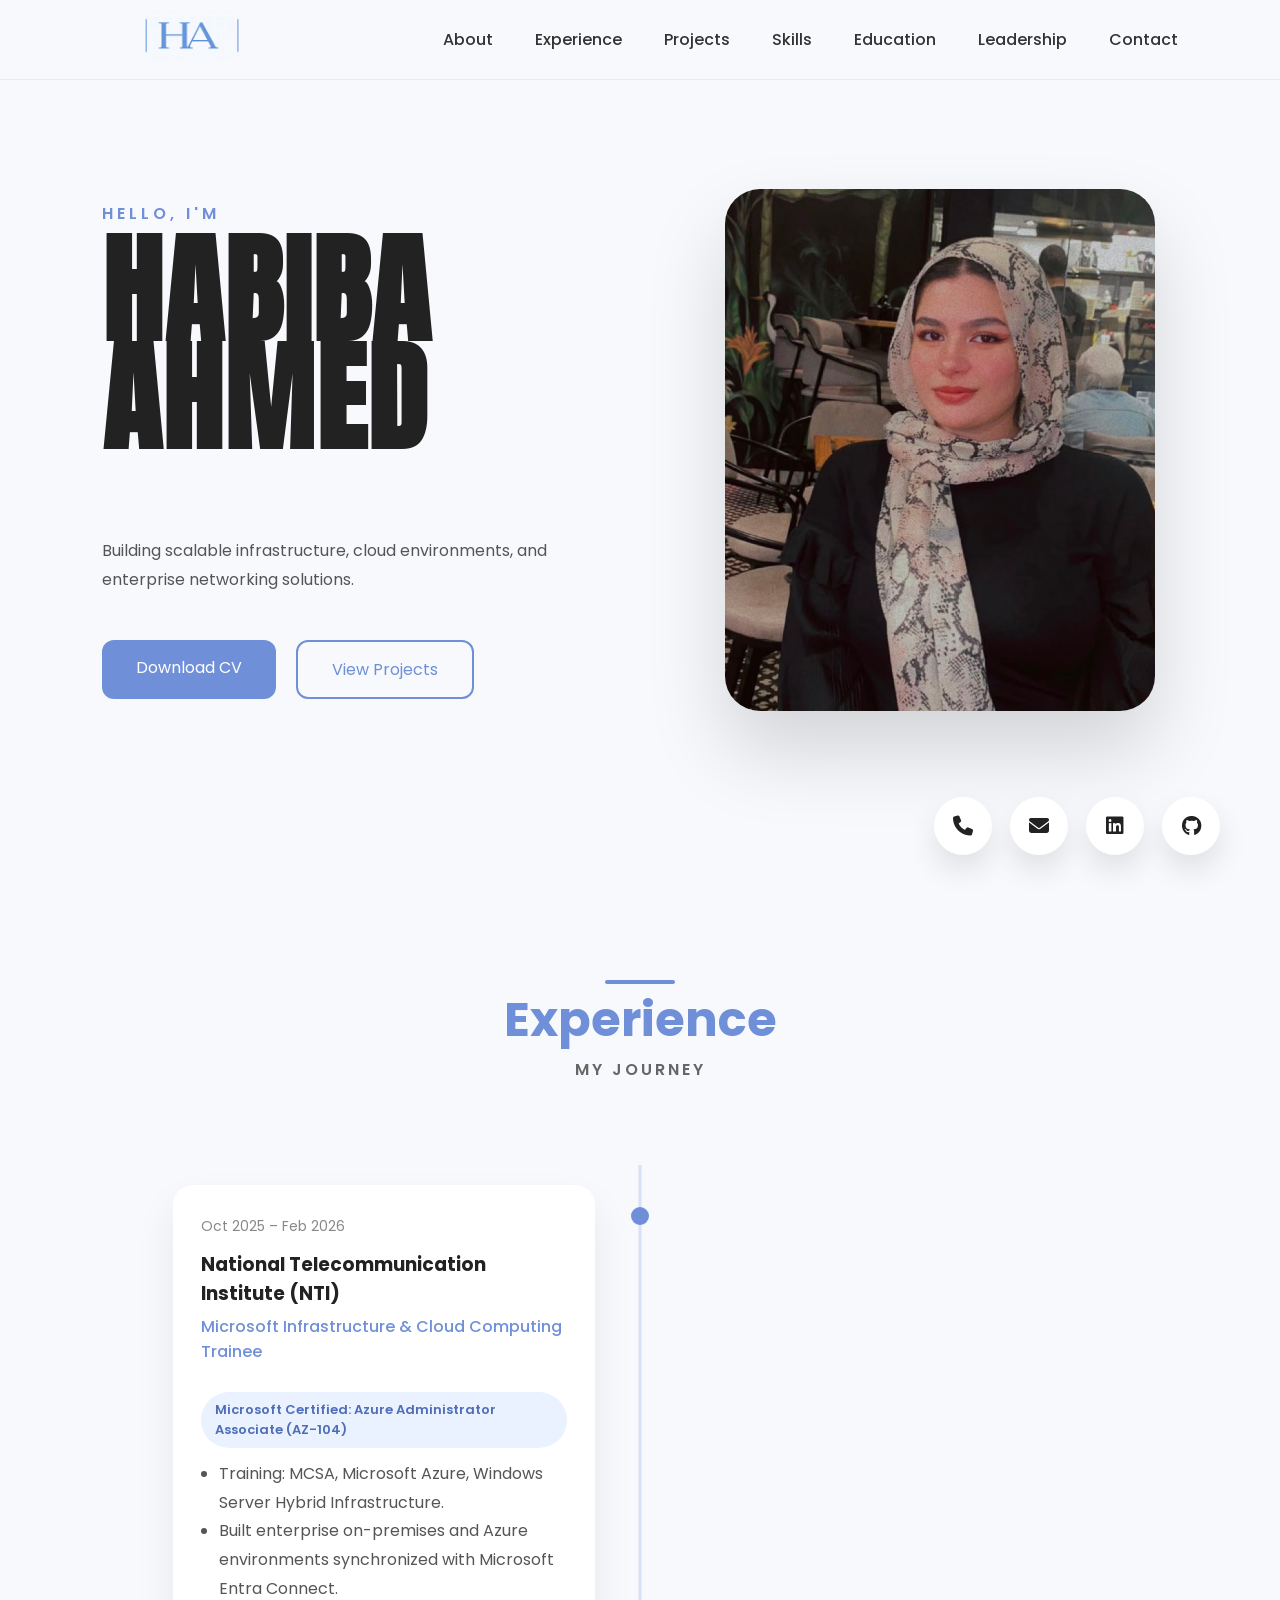
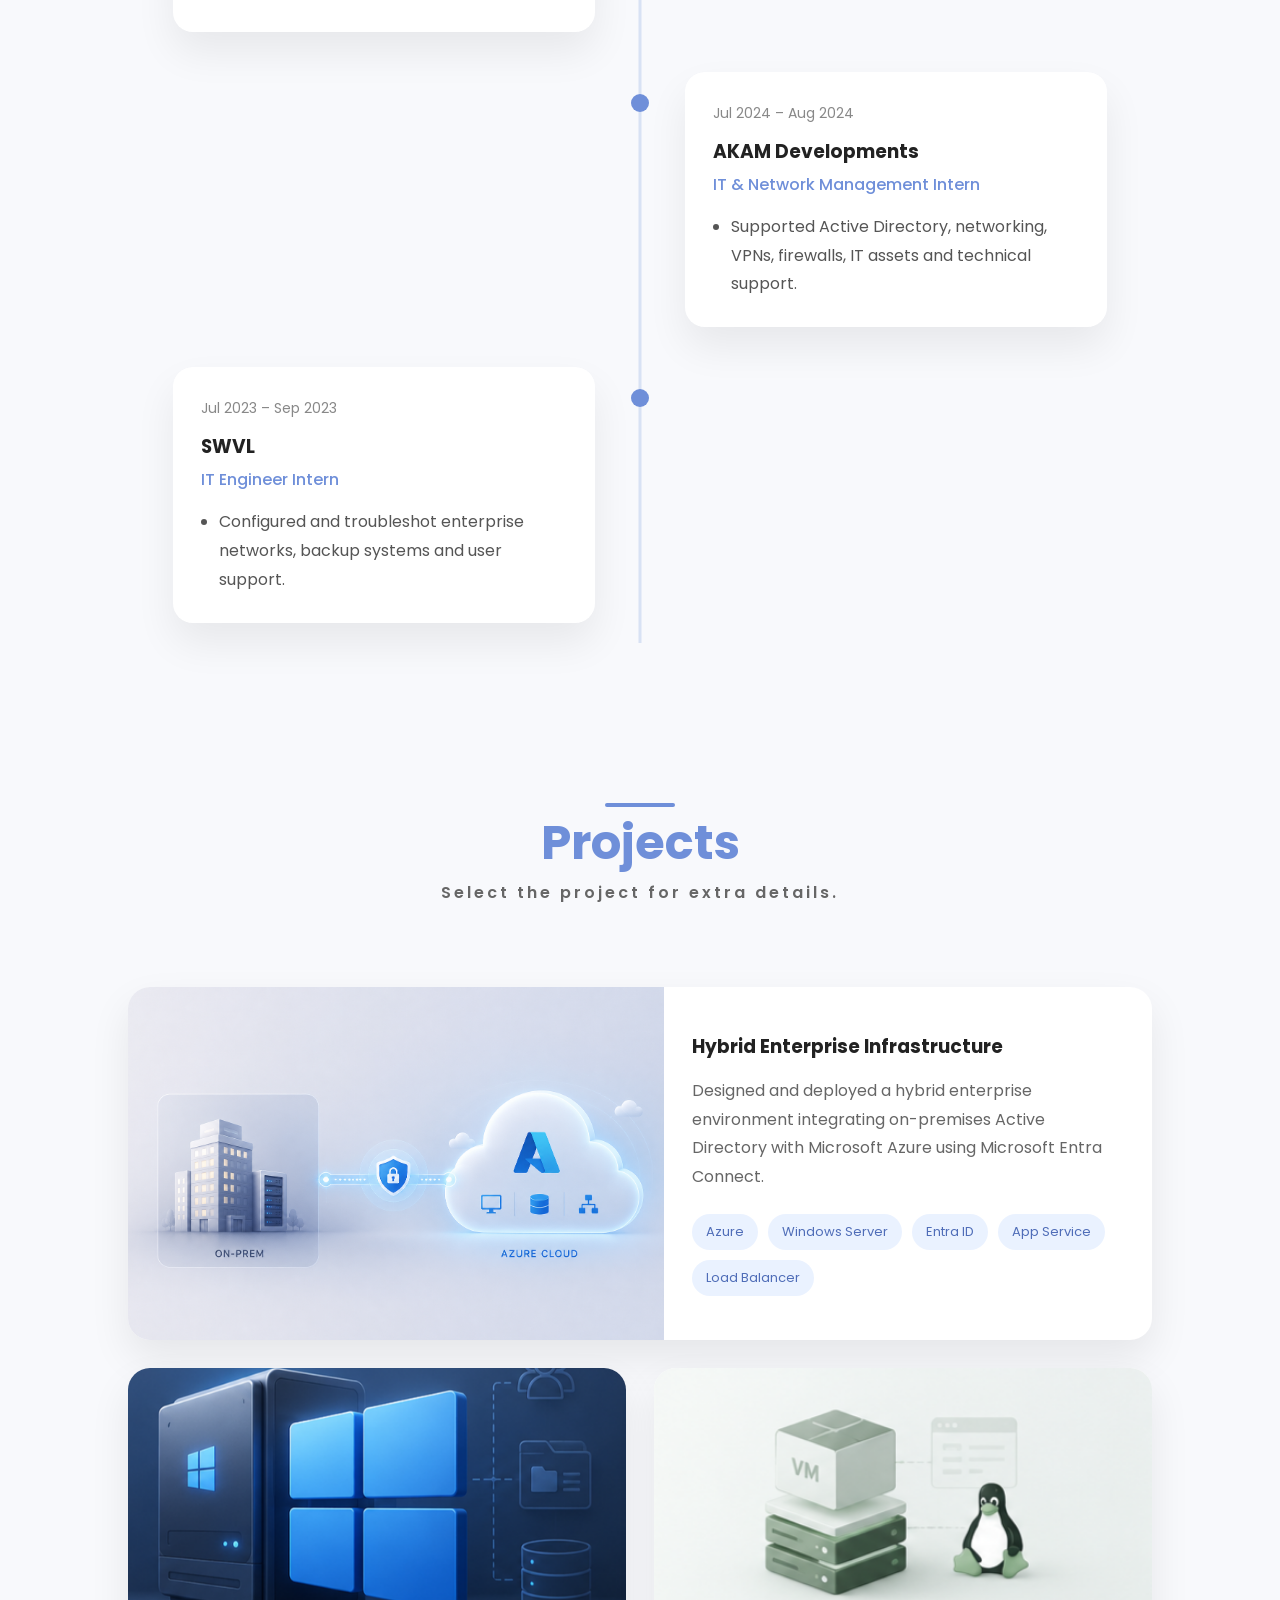
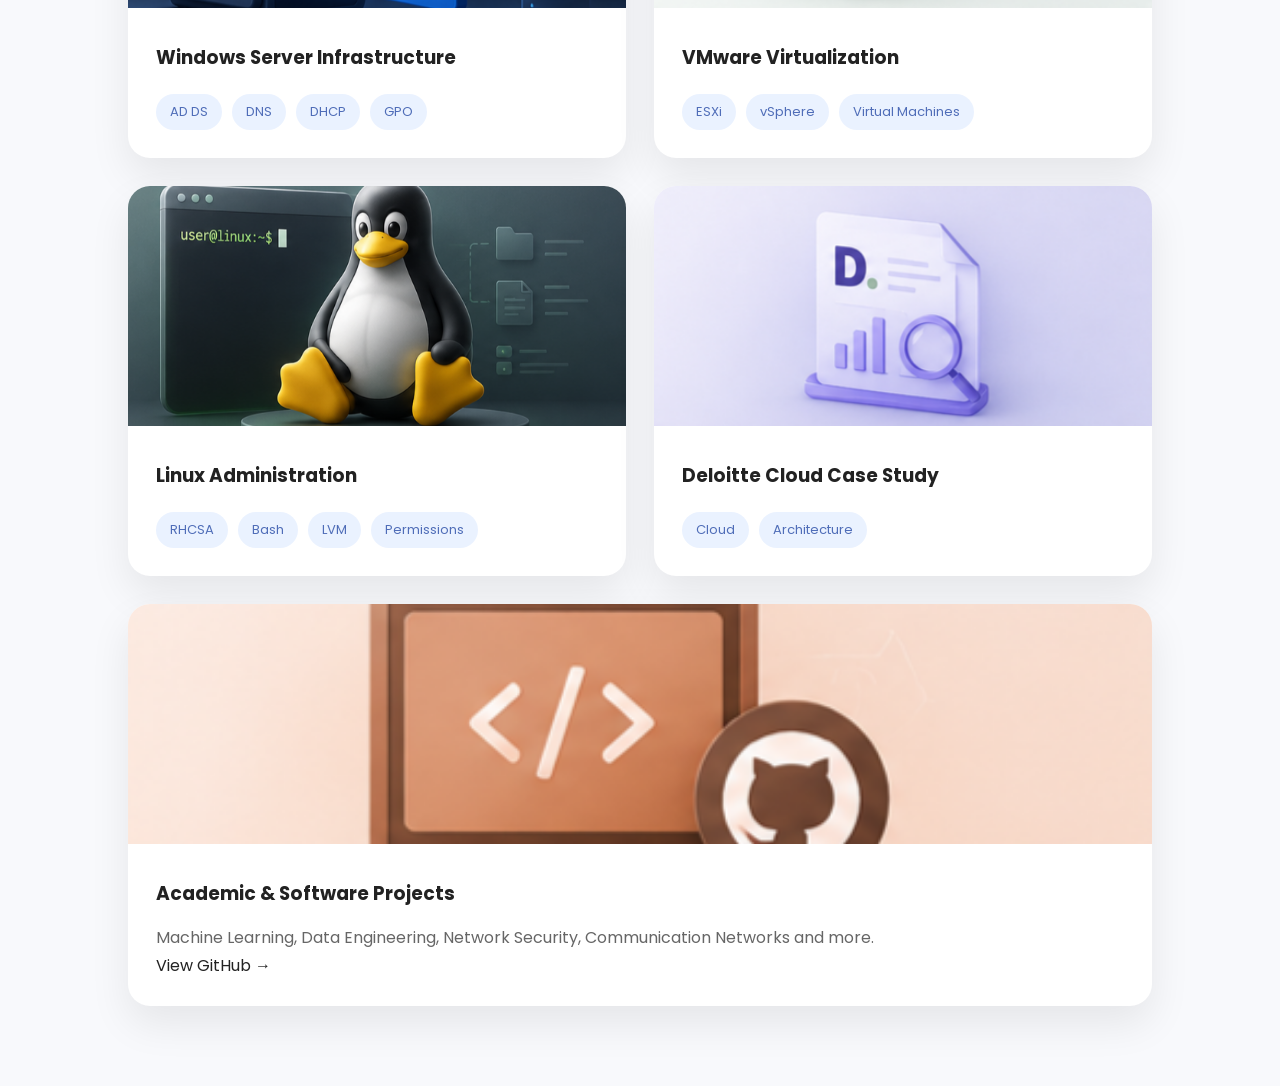
<file: index.html>
<!DOCTYPE html>
<html lang="en">

<head>

    <meta charset="UTF-8">
    <meta name="viewport" content="width=device-width, initial-scale=1.0">

    <title>Habiba Ahmed | Infrastructure Engineer</title>

    <link rel="stylesheet" href="style.css">

    <!-- Google Fonts -->
    <link rel="preconnect" href="https://fonts.googleapis.com">

    <link rel="preconnect" href="https://fonts.gstatic.com" crossorigin>

    <link href="https://fonts.googleapis.com/css2?family=Anton&family=Poppins:wght@300;400;500;600;700&display=swap" rel="stylesheet">

    <!-- Icons -->
    <link rel="stylesheet"
        href="https://cdnjs.cloudflare.com/ajax/libs/font-awesome/6.7.2/css/all.min.css">

</head>

<body>

    <header>
    <a href="#" class="logo">
        <img src="assets/logo.png" alt="Habiba Ahmed Logo">
    </a>
        <nav>

            <a href="#about">About</a>
            <a href="#experience">Experience</a>
            <a href="#projects">Projects</a>
            <a href="#skills">Skills</a>
            <a href="#education">Education</a>
            <a href="#leadership">Leadership</a>
            <a href="#contact">Contact</a>

        </nav>
    </header>


    <section class="hero" id="about">

        <div class="hero-left">

            <p class="hello">
                HELLO, I'M
            </p>

            <h1>
                HABIBA
                <br>
                AHMED
            </h1>

            <h2 id="typing" data-titles='["Infrastructure & Network Engineer",
            "Cloud Engineer","Microsoft Certified AZ-104","DevOps Learner"]'></h2>

            <p class="intro">

                Building scalable infrastructure, cloud environments,
                and enterprise networking solutions.

            </p>

            <div class="buttons">

                <a href="assets/resume.pdf" class="btn-primary">
                    Download CV
                </a>

                <a href="#projects" class="btn-secondary">
                    View Projects
                </a>

            </div>

        </div>


        <div class="hero-right">

            <img src="assets/pic1.jpeg" alt="Habiba Ahmed">

        </div>

    </section>


    <div class="socials">

        <a href="tel:+201275728472">

            <i class="fa-solid fa-phone"></i>

        </a>

        <a href="mailto:ex.g7c.habiba.adel@gmail.com">

            <i class="fa-solid fa-envelope"></i>

        </a>

        <a href="https://linkedin.com/in/habiba-adel-0a563b267" target="_blank">

            <i class="fab fa-linkedin"></i>

        </a>

        <a href="https://github.com/HabibaAdelAly" target="_blank">

            <i class="fab fa-github"></i>

        </a>

    </div>

    <!-- ================= EXPERIENCE ================= -->

<section id="experience" class="experience">
    <hr class="title-line"></hr>
    <div class="section-title">

        <h2>Experience</h2>

        <p>MY JOURNEY</p>

    </div>

    <div class="timeline">

        <!-- NTI -->

        <div class="timeline-item left">

            <div class="timeline-content">

                <span class="date">Oct 2025 – Feb 2026</span>

                <h3>National Telecommunication Institute (NTI)</h3>

                <h4>Microsoft Infrastructure & Cloud Computing Trainee</h4>

                <span class="badge">
                    Microsoft Certified: Azure Administrator Associate (AZ-104)
                </span>

                <ul>

                    <li>Training: MCSA, Microsoft Azure, Windows Server Hybrid Infrastructure.</li>

                    <li>Built enterprise on-premises and Azure environments synchronized with Microsoft Entra Connect.</li>

                </ul>

            </div>

        </div>


        <!-- AKAM -->

        <div class="timeline-item right">

            <div class="timeline-content">

                <span class="date">Jul 2024 – Aug 2024</span>

                <h3>AKAM Developments</h3>

                <h4>IT & Network Management Intern</h4>

                <ul>

                    <li>Supported Active Directory, networking, VPNs, firewalls, IT assets and technical support.</li>

                </ul>

            </div>

        </div>


        <!-- SWVL -->

        <div class="timeline-item left">

            <div class="timeline-content">

                <span class="date">Jul 2023 – Sep 2023</span>

                <h3>SWVL</h3>

                <h4>IT Engineer Intern</h4>

                <ul>

                    <li>Configured and troubleshot enterprise networks, backup systems and user support.</li>

                </ul>

            </div>

        </div>

    </div>

</section>

<!-- ================= PROJECTS ================= -->

<section id="projects" class="projects">
    <hr class="title-line"></hr>
    <div class="section-title">

        <h2>Projects</h2>

        <p>Select the project for extra details.</p>

    </div>

    <!--<p class="projects-intro">

        Enterprise infrastructure, cloud administration, virtualization,
        Linux, networking and academic projects.

    </p>-->

    <div class="projects-grid">

        <!-- Featured Project -->

        <a href="projects/cloud.html" class="project-card featured">

            <img src="assets/project1.png" alt="#project1">

            <div class="project-info">

                <h3>Hybrid Enterprise Infrastructure</h3>

                <p>

                    Designed and deployed a hybrid enterprise environment
                    integrating on-premises Active Directory with Microsoft
                    Azure using Microsoft Entra Connect.

                </p>

                <div class="tags">

                    <span>Azure</span>

                    <span>Windows Server</span>

                    <span>Entra ID</span>

                    <span>App Service</span>

                    <span>Load Balancer</span>

                </div>

            </div>

        </a>



        <!-- Windows -->

        <a href="projects/windows.html" class="project-card">

            <img src="assets/project2.png" alt="#project2">

            <div class="project-info">

                <h3>Windows Server Infrastructure</h3>

                <div class="tags">

                    <span>AD DS</span>

                    <span>DNS</span>

                    <span>DHCP</span>

                    <span>GPO</span>

                </div>

            </div>

        </a>



        <!-- VMware -->

        <a href="projects/vmware.html" class="project-card">

            <img src="assets/project3.png" alt="#project3">

            <div class="project-info">

                <h3>VMware Virtualization</h3>

                <div class="tags">

                    <span>ESXi</span>

                    <span>vSphere</span>

                    <span>Virtual Machines</span>

                </div>

            </div>

        </a>



        <!-- Linux -->

        <a href="projects/linux.html" class="project-card">

            <img src="assets/project4.png" alt="#project4">

            <div class="project-info">

                <h3>Linux Administration</h3>

                <div class="tags">

                    <span>RHCSA</span>

                    <span>Bash</span>

                    <span>LVM</span>

                    <span>Permissions</span>

                </div>

            </div>

        </a>



        <!-- Deloitte -->

        <a href="projects/deloitte.html" class="project-card">

            <img src="assets/project5.png" alt="#project5">

            <div class="project-info">

                <h3>Deloitte Cloud Case Study</h3>

                <div class="tags">

                    <span>Cloud</span>

                    <span>Architecture</span>

                </div>

            </div>

        </a>



        <!-- GitHub -->

        <a href="https://github.com/HabibaAdelAly"

           target="_blank"

           class="project-card github">

            <img src="assets/project6.png" alt="#project6">

            <div class="project-info">

                <h3>Academic & Software Projects</h3>

                <p>

                    Machine Learning, Data Engineering,
                    Network Security, Communication Networks
                    and more.

                </p>

                <span class="view">

                    View GitHub →

                </span>

            </div>

        </a>

    </div>

</section>

<script src="script.js"></script>

</body>

</html>
</file>
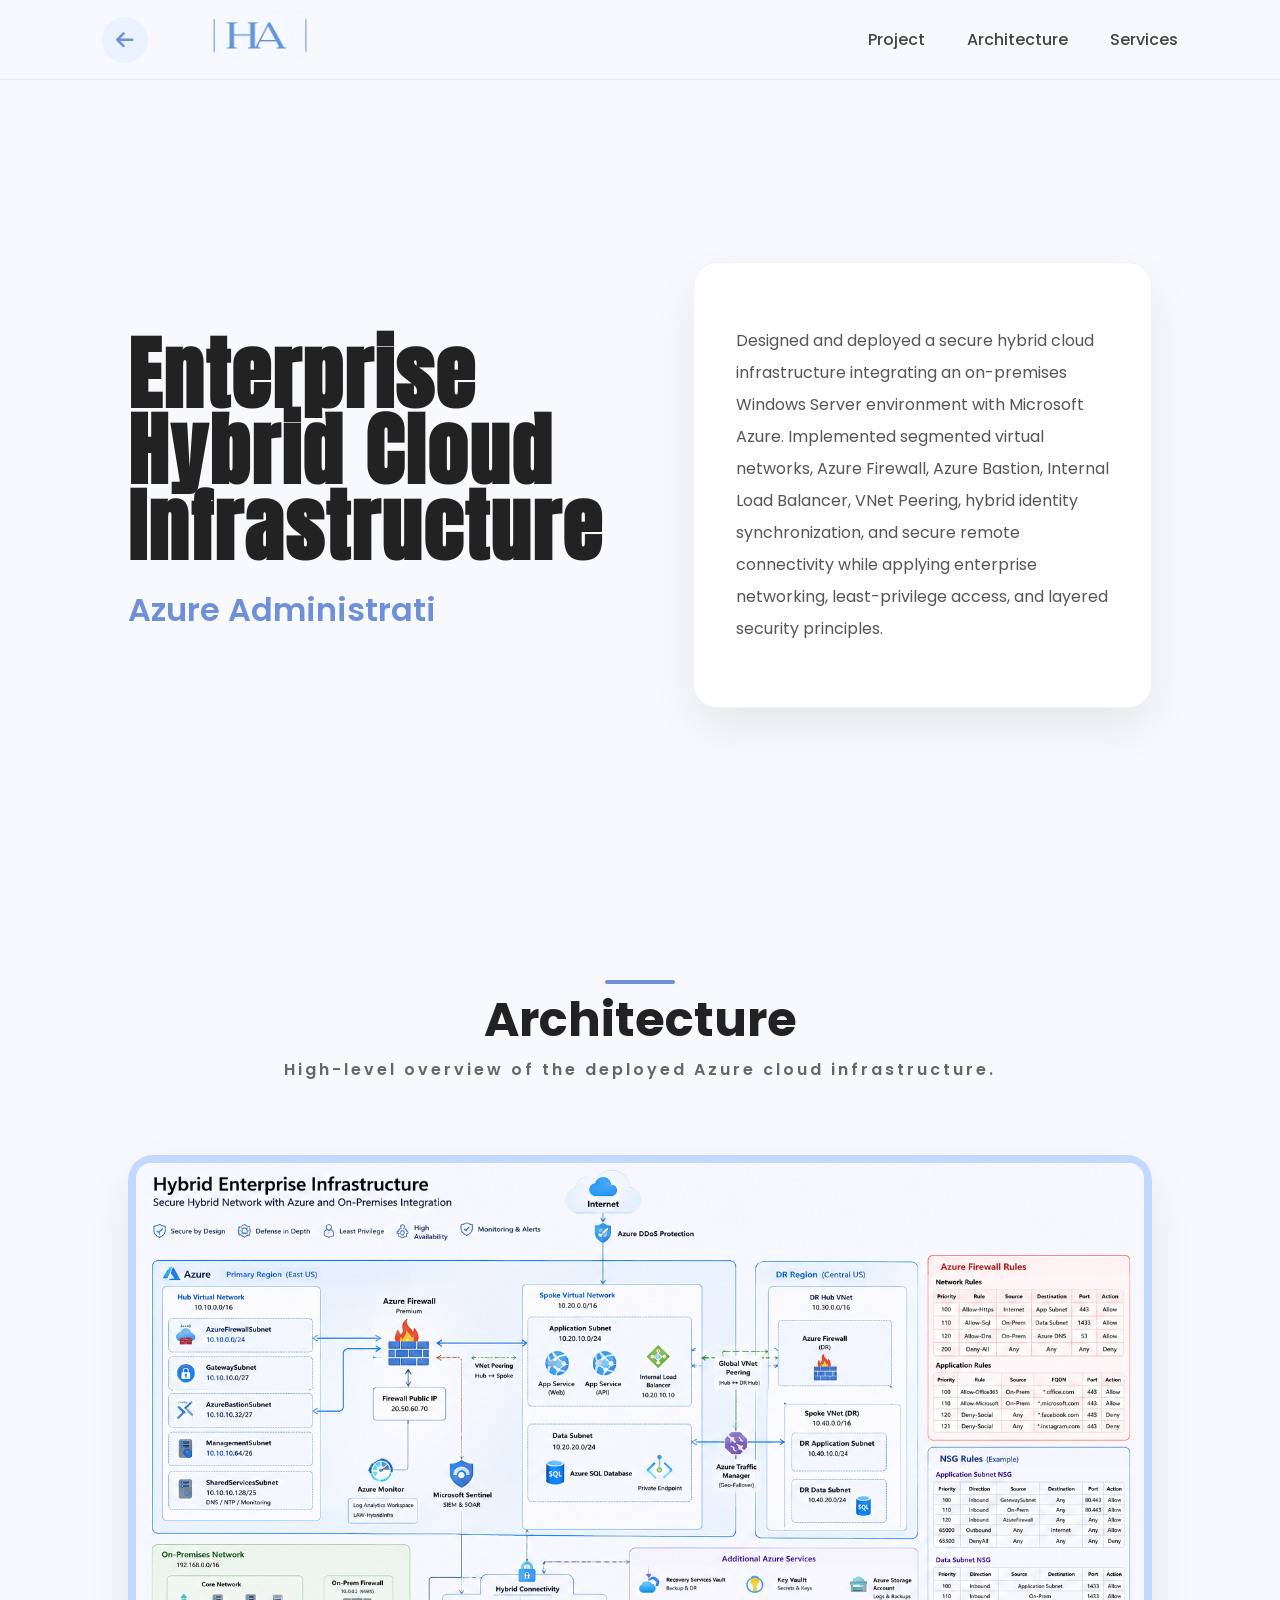
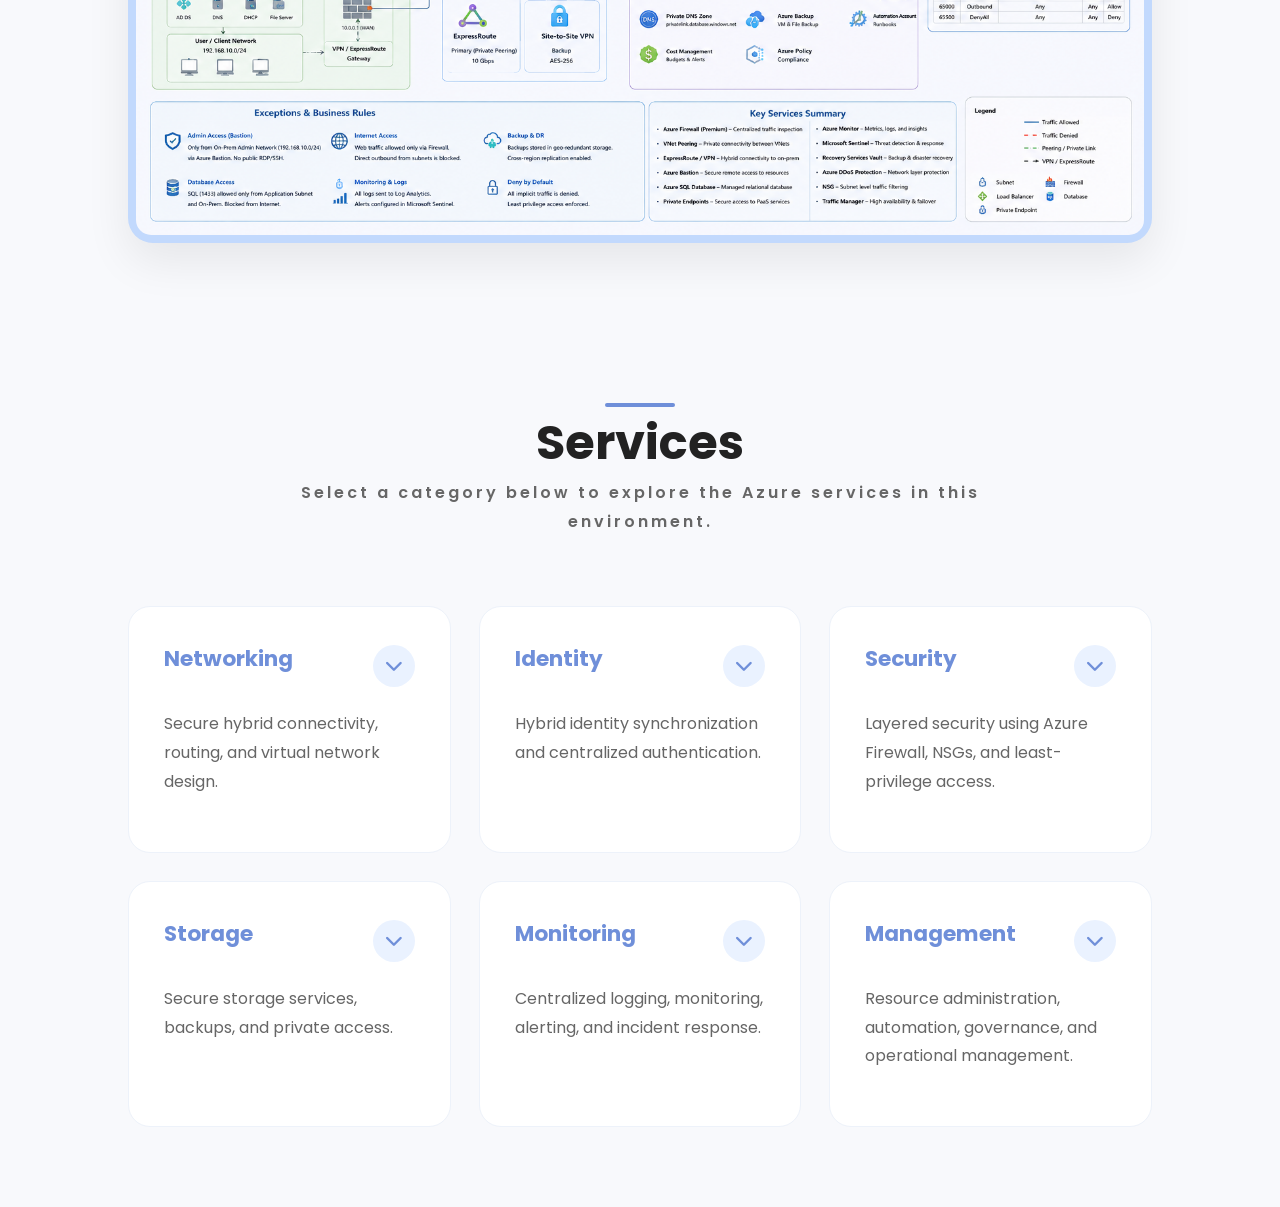
<file: projects/cloud.html>
<!DOCTYPE html>
<html lang="en">
<head>
    <meta charset="UTF-8">
    <meta name="viewport" content="width=device-width, initial-scale=1.0">
    <title>Hybrid Cloud Project</title>
    <link rel="stylesheet" href="projects.css">

    <!-- Google Fonts -->
    <link rel="preconnect" href="https://fonts.googleapis.com">

    <link rel="preconnect" href="https://fonts.gstatic.com" crossorigin>

    <link href="https://fonts.googleapis.com/css2?family=Anton&family=Poppins:wght@300;400;500;600;700&display=swap" rel="stylesheet">

    <!-- Icons -->
    <link rel="stylesheet"
        href="https://cdnjs.cloudflare.com/ajax/libs/font-awesome/6.7.2/css/all.min.css">
</head>
<body>

    <header>

    <div class="header-left">

        <a href="../index.html#projects" class="back-btn">
            <i class="fa-solid fa-arrow-left"></i>
        </a>

        <a class="logo">
            <img src="../assets/logo.png" alt="Logo">
        </a>

    </div>

    <nav>
        <a href="#project">Project</a>
        <a href="#arch">Architecture</a>
        <a href="#services">Services</a>
    </nav>

</header>

    <section class="hero" id="project">

        <div class="hero-title">

            <h1> Enterprise Hybrid Cloud Infrastructure </h1>
            <h2 id="typing" data-titles='["Azure Administration",
            "Hybrid Cloud","Networking", "Computing","Storage"]'></h2>        
        </div>

        <div class="intro">
            <p> Designed and deployed a secure hybrid cloud infrastructure integrating
                    an on-premises Windows Server environment with Microsoft Azure.
                    Implemented segmented virtual networks, Azure Firewall, Azure Bastion,
                    Internal Load Balancer, VNet Peering, hybrid identity synchronization,
                    and secure remote connectivity while applying enterprise networking,
                    least-privilege access, and layered security principles. </p>
        </div>
    </section>

    <section class="arch" id="arch">
        <hr class="title-line"></hr>

        <div class="section-title">
            <h2> Architecture </h2>
            <p> High-level overview of the deployed Azure cloud infrastructure.</p>
        </div>

        <div class="mainimage" id="mainimage">
            <img src="../assets/infra.png" alt="infra.png">
        </div>

    </section>

    <section class="services" id="services">
        <hr class="title-line"></hr>
        <div class="section-title">

            <h2>Services</h2>
            <p>Select a category below to explore the Azure services in this environment.</p>
        </div>

        <!-- Each part of this is clickable then the card opens and takes the page to display description and limited 10 main tags services used-->

        <div class="services-grid">

    <div class="service-card" data-file="services/networking.html">

        <div class="card-header">
            <h4>Networking</h4>
            <button class="arrow">
                <i class="fa-solid fa-chevron-down"></i>
            </button>
        </div>

        <p>Secure hybrid connectivity, routing, and virtual network design.</p>

    </div>

    <div class="service-card" data-file="services/identity.html">

        <div class="card-header">
            <h4>Identity</h4>
            <button class="arrow">
                <i class="fa-solid fa-chevron-down"></i>
            </button>        
        </div>

        <p>Hybrid identity synchronization and centralized authentication.</p>

    </div>

    <div class="service-card" data-file="services/security.html">

        <div class="card-header">
            <h4>Security</h4>
            <button class="arrow">
                <i class="fa-solid fa-chevron-down"></i>
            </button>        
        </div>

        <p>Layered security using Azure Firewall, NSGs, and least-privilege access.</p>

    </div>

    <div class="service-card" data-file="services/storage.html">

        <div class="card-header">
            <h4>Storage</h4>
            <button class="arrow">
                <i class="fa-solid fa-chevron-down"></i>
            </button>        
        </div>

        <p>Secure storage services, backups, and private access.</p>

    </div>

    <div class="service-card" data-file="services/monitoring.html">

        <div class="card-header">
            <h4>Monitoring</h4>
            <button class="arrow">
                <i class="fa-solid fa-chevron-down"></i>
            </button>        
        </div>

        <p>Centralized logging, monitoring, alerting, and incident response.</p>

    </div>

    <div class="service-card" data-file="services/management.html">

        <div class="card-header">
            <h4>Management</h4>
            <button class="arrow">
                <i class="fa-solid fa-chevron-down"></i>
            </button>        
        </div>

        <p>Resource administration, automation, governance, and operational management.</p>

    </div>

</div>

<div id="service-content" class="service-content"></div>
    

</section>
    
    <script src="../script.js"></script>
</body>


</html>
</file>
<file: style.css>
*{

    margin:0;
    padding:0;
    box-sizing:border-box;
    scroll-behavior:smooth;

}

body{
    font-family:"Poppins",sans-serif;
    background:#F8F9FC;
    color:#222;
    overflow-x:hidden;
}

section{
    background:#F8F9FC;
    padding:80px 10%;
}

a{
    text-decoration:none;
    color:inherit;
}


.section-title{

    text-align:center;
    margin-bottom:80px;
    margin-top: -20px;

}
.title-line{

    width:70px;
    height:4px;

    border:none;

    background:#6F8FD9;

    border-radius:20px;

    margin:0 auto 20px;

}

.section-title p{

    color:#666;

    letter-spacing:3px;
    font-weight:600;
    max-width:720px;

    margin:auto;

    line-height:1.8;

}

.section-title h2{

    font-size:48px;
    margin-top:1px;

}




/*================ HEADER =================*/

header{

    width:100%;
    height:80px;

    padding:0px 8%;

    display:flex;

    justify-content:space-between;

    align-items:center;

    position:fixed;

    top:0;

    left:0;

    z-index:999;

    backdrop-filter:blur(12px);

    background:rgba(248,249,252,.88);

    border-bottom:1px solid rgba(111,143,217,.15);


}

.logo img{

    width:180px;

    height:auto;

    display:block;

    transition:.3s;

}

.logo img:hover{

    transform:scale(1.18);

}

nav{

    display:flex;

    gap:42px;

}

nav a{

    color:#333;

    text-decoration:none;

    font-weight:500;

    position:relative;

}

nav a::after{

    content:"";

    position:absolute;

    left:50%;

    bottom:-8px;

    width:0;

    height:2px;

    background:#6F8FD9;

    transition:.3s;

    transform:translateX(-50%);

}

nav a:hover::after{

    width:100%;

}

/*================ HERO =================*/

.hero{

    width:100%;

    min-height:100vh;

    padding:160px 8%;

    display:flex;

    justify-content:space-between;

    align-items:center;

    gap:80px;

}

.hero-left{

    flex:1;

}

.hello{

    color:#6F8FD9;

    letter-spacing:4px;

    font-weight:600;

    margin-bottom:10px;

}

h1{

    font-family:'Anton',sans-serif;

    font-size:120px;

    line-height:.9;

    letter-spacing:2px;

}

h2{

    margin-top:20px;

    font-size:28px;

    color:#6F8FD9;

    min-height:40px;

}

.intro{

    width:520px;

    margin-top:25px;

    color:#555;

    line-height:1.8;

}

.buttons{

    margin-top:45px;

    display:flex;

    gap:20px;

}

.btn-primary{

    padding:15px 34px;

    background:#6F8FD9;

    color:white;

    border-radius:12px;

    text-decoration:none;

    transition:.3s;

}

.btn-primary:hover{

    transform:translateY(-5px);

}

.btn-secondary{

    padding:15px 34px;

    border:2px solid #6F8FD9;

    color:#6F8FD9;

    border-radius:12px;

    text-decoration:none;

    transition:.3s;

}

.btn-secondary:hover{

    background:#6F8FD9;

    color:white;

}

.hero-right{

    flex:1;

    display:flex;

    justify-content:center;

}

.hero-right img{

    width:430px;

    border-radius:35px;

    box-shadow:0 40px 80px rgba(0,0,0,.15);

}

/*================ SOCIAL =================*/

.socials{

    position:fixed;

    bottom:45px;

    right:60px;

    display:flex;

    gap:18px;

}

.socials a{

    width:58px;

    height:58px;

    border-radius:50%;

    background:white;

    display:flex;

    justify-content:center;

    align-items:center;

    color:#222;

    font-size:20px;

    text-decoration:none;

    box-shadow:0 15px 30px rgba(0,0,0,.1);

    transition:.3s;

}

.socials a:hover{

    background:#6F8FD9;

    color:white;

    transform:translateY(-8px);

}

/*================ EXPERIENCE =================*/


.timeline{

    position:relative;
    max-width:1200px;
    margin:auto;

}

.timeline::before{

    content:"";
    position:absolute;
    left:50%;
    top:0;
    width:3px;
    height:100%;
    background:#D8E2F4;
    transform:translateX(-50%);

}

.timeline-item{

    width:50%;
    position:relative;
    padding:20px 45px;

}

.timeline-item.left{

    left:0;

}

.timeline-item.right{

    left:50%;

}

.timeline-content{

    background:white;
    border-radius:20px;
    padding:28px;
    box-shadow:0 20px 40px rgba(0,0,0,.07);
    transition:.35s;

}

.timeline-content:hover{

    transform:translateY(-8px);
    box-shadow:0 30px 60px rgba(0,0,0,.12);

}

.timeline-content h3{

    margin:12px 0 6px;

}

.timeline-content h4{

    color:#6F8FD9;
    font-weight:500;
    margin-bottom:16px;

}

.timeline-content ul{

    margin-left:18px;
    color:#555;
    line-height:1.8;

}

.date{

    color:#888;
    font-size:14px;

}

.badge{

    display:inline-block;
    margin:12px 0;
    padding:8px 14px;
    border-radius:30px;
    background:#EAF2FF;
    color:#4F6DB8;
    font-size:13px;
    font-weight:600;

}

.timeline-item::after{

    content:"";
    position:absolute;
    width:18px;
    height:18px;
    background:#6F8FD9;
    border-radius:50%;
    top:42px;
    right:-9px;
    z-index:5;

}

.timeline-item.right::after{

    left:-9px;

}

/*================ PROJECTS =================*/


.projects-intro{

    text-align:center;

    max-width:700px;

    margin:20px auto 70px;

    color:#666;

    line-height:1.8;

}

.projects-grid{

    display:grid;

    grid-template-columns:repeat(2,1fr);

    gap:28px;

}

.project-card{

    background:#fff;

    border-radius:22px;

    overflow:hidden;

    text-decoration:none;

    color:#222;

    box-shadow:0 18px 40px rgba(0,0,0,.08);

    transition:.35s;

}

.project-card:hover{

    transform:translateY(-8px);

    box-shadow:0 30px 60px rgba(0,0,0,.14);

}

.project-card img{

    width:100%;

    height:240px;

    object-fit:cover;

}

.project-info{

    padding:28px;

}

.project-info h3{

    margin-bottom:16px;

}

.project-info p{

    color:#666;

    line-height:1.8;

}

.tags{

    display:flex;

    flex-wrap:wrap;

    gap:10px;

    margin-top:22px;

}

.tags span{

    background:#EAF2FF;

    color:#4F6DB8;

    padding:8px 14px;

    border-radius:25px;

    font-size:13px;

}


.featured{

    grid-column:1 / span 2;

    display:grid;

    grid-template-columns:1.1fr 1fr;

    align-items:center;

}

.featured img{

    height:100%;

}

.github{

    grid-column:1 / span 2;

}

/* ==================================================
                    SCROLLBAR
================================================== */

::-webkit-scrollbar{

    width:10px;

}

::-webkit-scrollbar-track{

    background:#F8F9FC;

}

::-webkit-scrollbar-thumb{

    background:#6F8FD9;

    border-radius:20px;

}

/* ==================================================
                    RESPONSIVE
================================================== */

@media(max-width:992px){

.hero{

    flex-direction:column;

    text-align:center;

    gap:60px;

}

.intro{

    width:100%;

}

header{

    padding:0 5%;

}

nav{

    gap:24px;

}

}

@media(max-width:768px){

header{

    flex-direction:column;

    justify-content:center;

    height:auto;

    padding:18px;

    gap:20px;

}

.hero{

    padding-top:220px;

}

.hero h1{

    font-size:3.2rem;

}

.hero h2{

    font-size:1.5rem;

}

.section-title h2{

    font-size:2.3rem;

}

.logo img{

    width:115px;

}

.services-grid{

    grid-template-columns:1fr;

}

}
</file>
<file: projects/projects.css>
/* ==================================================
                    RESET
================================================== */

*{
    margin:0;
    padding:0;
    box-sizing:border-box;
    scroll-behavior:smooth;
}

body{
    font-family:"Poppins",sans-serif;
    background:#F8F9FC;
    color:#222;
    overflow-x:hidden;
}

a{
    text-decoration:none;
    color:inherit;
}

img{
    display:block;
    max-width:100%;
}

section{
    background:#F8F9FC;

    padding:80px 10%;
}

.title-line{

    width:70px;
    height:4px;

    border:none;

    background:#6F8FD9;

    border-radius:20px;

    margin:0 auto 20px;

}

.section-title{
    text-align:center;
    margin-bottom:80px;
    margin-top: -20px;
}



.section-title p{

    color:#666;

    letter-spacing:3px;
    font-weight:600;

    max-width:720px;

    margin:auto;

    line-height:1.8;

}

.section-title h2{

    font-size:48px;
    margin-top:1px;
    color:#222;


}



/* ==================================================
                    HEADER
================================================== */

header{

    position:fixed;
    top:0;
    left:0;

    width:100%;
    height:80px;

    display:flex;
    justify-content:space-between;
    align-items:center;

    padding:0 8%;

    background:rgba(248,249,252,.88);
    backdrop-filter:blur(15px);

    border-bottom:1px solid rgba(111,143,217,.15);

    z-index:999;

}

.header-left{

    display:flex;
    align-items:center;
    gap:22px;

}

.logo img{

    width:180px;
    transition:.3s;

}

.logo img:hover{

    transform:scale(1.05);

}

.back-btn{

    width:46px;
    height:46px;

    display:flex;
    justify-content:center;
    align-items:center;

    border-radius:50%;

    background:#EAF2FF;

    color:#6F8FD9;

    font-size:20px;

    transition:.3s;

}

.back-btn:hover{

    background:#6F8FD9;
    color:#fff;

    transform:translateX(-4px);

}

nav{

    display:flex;
    gap:42px;

}

nav a{

    position:relative;

    font-weight:500;

    color:#444;

    transition:.3s;

}

nav a:hover{

    color:#6F8FD9;

}

nav a::after{

    content:"";

    position:absolute;

    left:50%;
    bottom:-8px;

    width:0;
    height:2px;

    background:#6F8FD9;

    transform:translateX(-50%);

    transition:.3s;

}

nav a:hover::after{

    width:100%;

}

/* ==================================================
                    HERO
================================================== */

.hero{

    min-height:100vh;

    display:flex;
    justify-content:space-between;
    align-items:center;

    gap:90px;

    padding-top:150px;

}

.hero-title{

    flex:1;

}

.hero h1{

    font-family:'Anton',sans-serif;

    font-size:5rem;

    line-height:.95;

    letter-spacing:2px;

    color:#222;

}

.hero h2{

    margin-top:22px;

    font-size:2rem;

    font-weight:600;

    color:#6F8FD9;

}

.intro{

    flex:1;

    background:#fff;

    padding:42px;

    border-radius:24px;

    box-shadow:0 20px 45px rgba(0,0,0,.07);

    border:1px solid #EEF2F8;

}

.intro p{

    color:#555;

    line-height:2;

    font-size:16px;

}

/* ==================================================
                SECTION TITLES
================================================== */

.section-title{

    text-align:center;

    margin-bottom:70px;

}




/* ==================================================
                ARCHITECTURE
================================================== */

.arch{

    text-align:center;

}

p{

    color:#666;

    margin-bottom:20px;

    margin-top: 20px

}

.mainimage{

    background:#c2d9fd;

    padding:8px;

    border-radius:25px;

    box-shadow:0 18px 45px rgba(0,0,0,.08);

}

.mainimage img{

    border-radius:15px;

}

/* ==================================================
                    SERVICES
================================================== */

.services-grid{

    display:grid;

    grid-template-columns:repeat(auto-fit,minmax(280px,1fr));

    gap:28px;

    margin-top:60px;

}

.services-grid>div{

    background:#fff;

    border:1px solid #EDF2FA;

    border-radius:22px;

    padding:35px;

    cursor:pointer;

    transition:.35s;

    position:relative;

    overflow:hidden;

}

.services-grid>div::before{

    content:"";

    position:absolute;

    inset:0;

    background:linear-gradient(
        135deg,
        rgba(111,143,217,.10),
        transparent 70%
    );

    opacity:0;

    transition:.35s;

}

.services-grid>div:hover{

    transform:translateY(-8px);

    border-color:#6F8FD9;

    box-shadow:0 20px 45px rgba(111,143,217,.18);

}

.services-grid>div:hover::before{

    opacity:1;

}

.services-grid a{

    position:relative;

    z-index:2;

}

.services-grid h4{

    color:#6F8FD9;

    font-size:1.35rem;

    margin-bottom:15px;

}

.services-grid p{

    color:#666;

    line-height:1.8;

}

.card-header{

    display:flex;

    justify-content:space-between;

    align-items:center;

    margin-bottom:15px;

}

.arrow{

    width:42px;
    height:42px;

    display:flex;
    justify-content:center;
    align-items:center;

    border:none;
    outline:none;

    background:#EAF2FF;

    border-radius:50%;

    color:#6F8FD9;

    cursor:pointer;

    font-size:18px;

    padding:0;

    appearance:none;
    -webkit-appearance:none;
    -moz-appearance:none;

    transition:all .3s ease;

    flex-shrink:0;

}

.arrow:hover{

    background:#6F8FD9;
    color:#fff;

}

.arrow{

    transition:transform .3s ease;

}

.service-card.active .arrow {

    transform:rotate(180deg);

}


/* ==================================================
                    service content
================================================== */

.service-content{
    display: none;

    margin-top:60px;

    background:#fff;

    padding:45px;

    border-radius:25px;

    box-shadow:0 20px 50px rgba(0,0,0,.08);

}

.service-content h2{

    color:#6F8FD9;

    margin-bottom:25px;

    text-align: center;

}

.service-content h3{

    margin-top:35px;

    color:#6F8FD9;

}

.service-content p,ul{

    line-height:1.9;

    color:#555;

}

.service-content img{

    width:100%;

    border-radius:20px;

    margin:30px 0;

}

.tags{

    display:flex;

    flex-wrap:wrap;

    gap:12px;

    margin:25px 0;

}

.tags span{

    background:#EAF2FF;

    color:#6F8FD9;

    padding:8px 18px;

    border-radius:30px;

}

/* ==================================================
                    SCROLLBAR
================================================== */

::-webkit-scrollbar{

    width:10px;

}

::-webkit-scrollbar-track{

    background:#F8F9FC;

}

::-webkit-scrollbar-thumb{

    background:#6F8FD9;

    border-radius:20px;

}

/* ==================================================
                    RESPONSIVE
================================================== */

@media(max-width:992px){

.hero{

    flex-direction:column;

    text-align:center;

    gap:60px;

}

.intro{

    width:100%;

}

header{

    padding:0 5%;

}

nav{

    gap:24px;

}

}

@media(max-width:768px){

header{

    flex-direction:column;

    justify-content:center;

    height:auto;

    padding:18px;

    gap:20px;

}

.hero{

    padding-top:220px;

}

.hero h1{

    font-size:3.2rem;

}

.hero h2{

    font-size:1.5rem;

}

.section-title h2{

    font-size:2.3rem;

}

.logo img{

    width:115px;

}

.services-grid{

    grid-template-columns:1fr;

}

}
</file>
